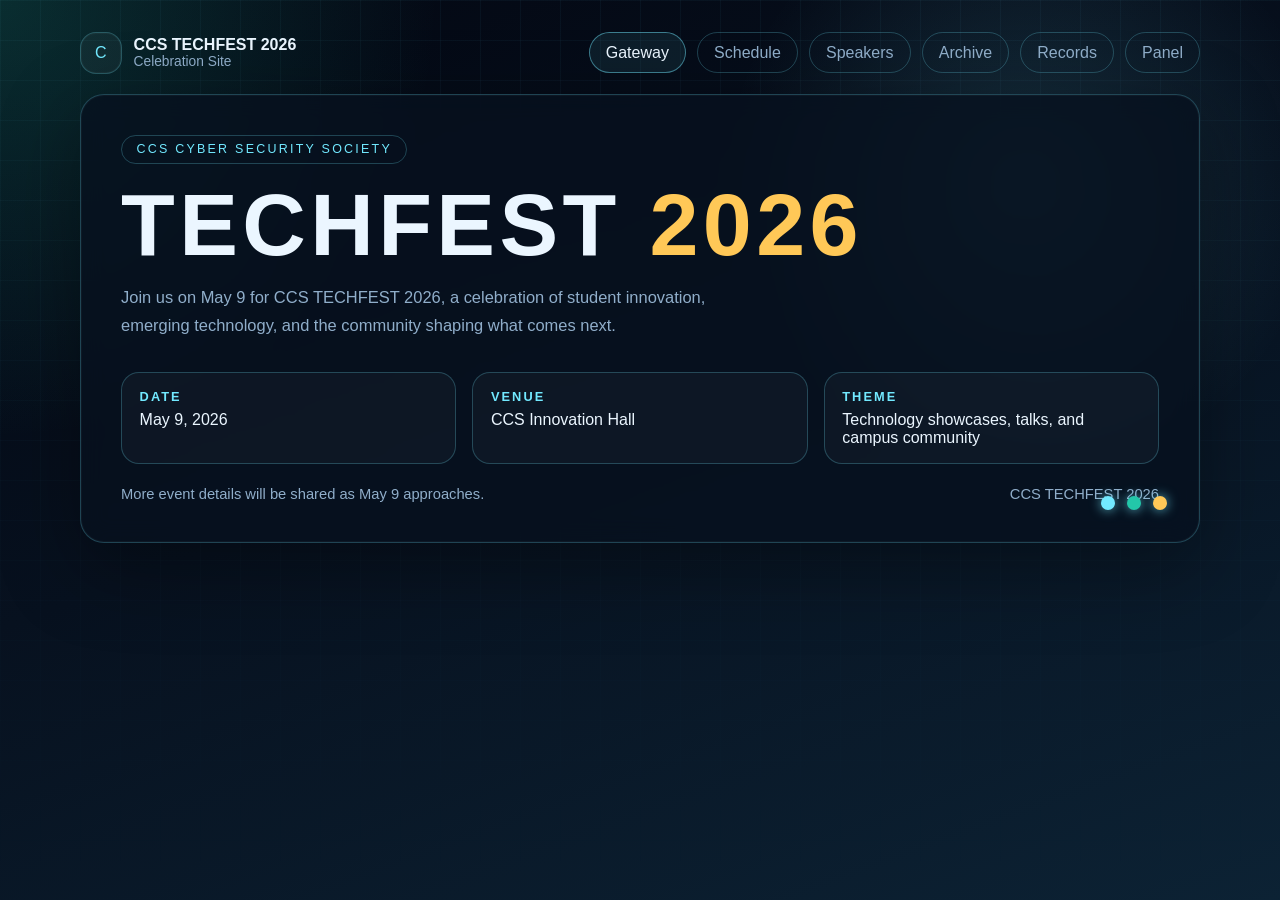
<file: index.html>
<!doctype html>
<html lang="en">
  <head>
    <meta charset="UTF-8" />
    <meta name="viewport" content="width=device-width, initial-scale=1.0" />
    <title>CCS TECHFEST 2026 | Gateway</title>
    <link rel="stylesheet" href="styles.css" />
  </head>
  <body>
    <div class="shell">
      <nav class="nav">
        <a class="brand" href="index.html">
          <span class="brand-mark">C</span>
          <span class="brand-copy">
            <strong>CCS TECHFEST 2026</strong>
            <span>Celebration Site</span>
          </span>
        </a>
        <div class="nav-links">
          <a class="active" href="index.html">Gateway</a>
          <a href="schedule.html">Schedule</a>
          <a href="speakers.html">Speakers</a>
          <a href="archive.html">Archive</a>
          <a href="records.html">Records</a>
          <a href="panel.html">Panel</a>
        </div>
      </nav>

      <main class="hero">
        <div class="eyebrow">CCS Cyber Security Society</div>
        <h1>TECHFEST <span>2026</span></h1>
        <p class="lead">
          Join us on May 9 for CCS TECHFEST 2026, a celebration of student
          innovation, emerging technology, and the community shaping what comes
          next.
        </p>

        <section class="grid grid-3" style="margin-top: 2rem">
          <article
            class="stat"
            data-pulse="Q0NTLVRFQ0hSRkVTVC1HR1c="
            data-seed="bm90X3RoZV9mbGFn"
          >
            <strong>Date</strong>
            May 9, 2026
          </article>
          <article
            class="stat"
            data-cache="bWV0YWRhdGFfY2FjaGVfY2xlYW4="
            data-node="Y2NzLWxhYi0wMQ=="
          >
            <strong>Venue</strong>
            CCS Innovation Hall
          </article>
          <article
            class="stat"
            data-snapshot="V2F0Y2ggdGhlIGFyY2hpdmUu"
            data-entropy="ZmFsc2VfcGFja2V0"
          >
            <strong>Theme</strong>
            Technology showcases, talks, and campus community
          </article>
        </section>

        <div class="footer-note">
          <span>More event details will be shared as May 9 approaches.</span>
          <span>CCS TECHFEST 2026</span>
        </div>

        <div class="telemetry" aria-label="Telemetry indicators">
          <span aria-hidden="true"></span>
          <span aria-hidden="true" data-trace="cHJldHR5X2J1dF91c2VsZXNz"></span>
          <span aria-hidden="true"></span>
        </div>
      </main>
    </div>
  </body>
</html>
</file>
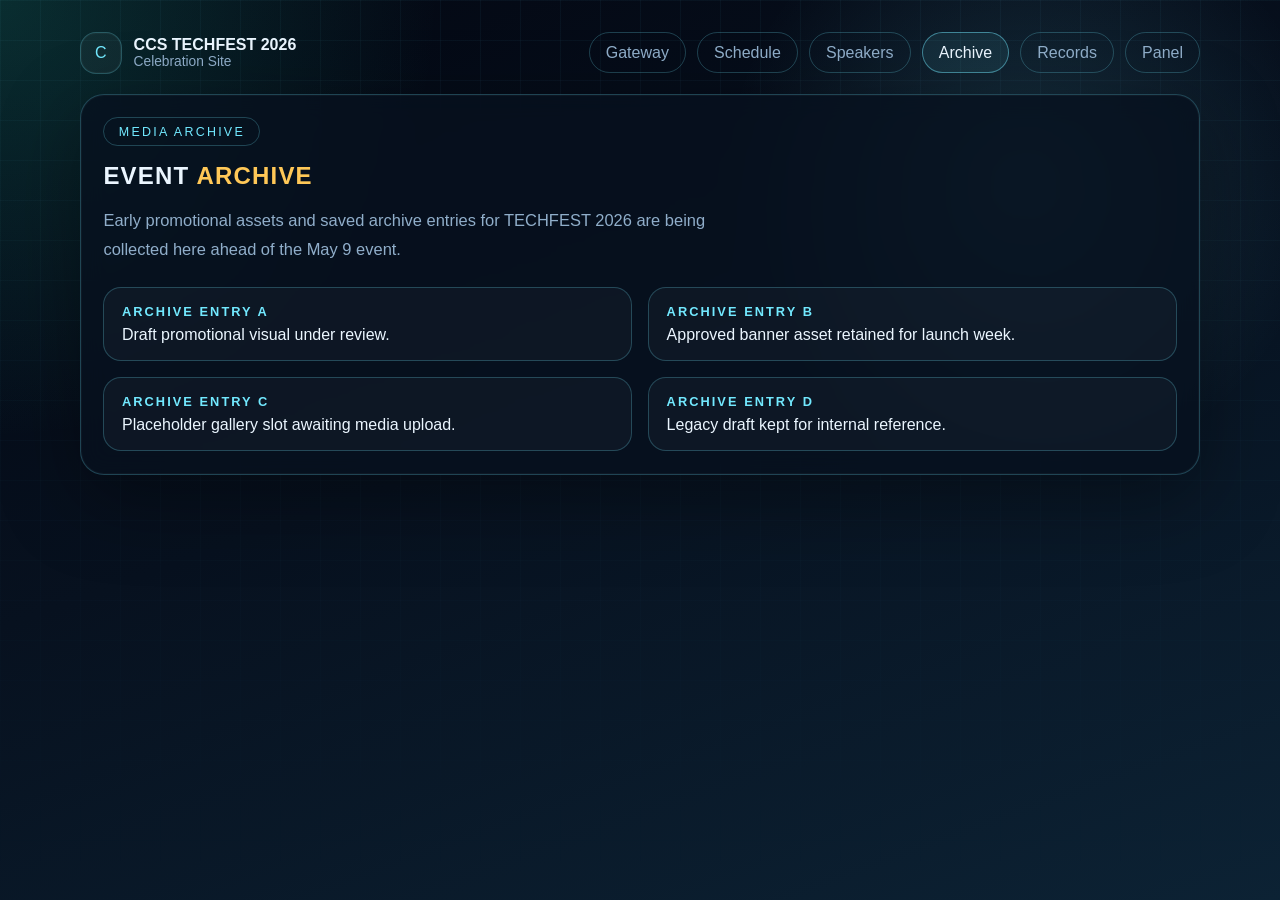
<file: archive.html>
<!doctype html>
<html lang="en">
  <head>
    <meta charset="UTF-8" />
    <meta name="viewport" content="width=device-width, initial-scale=1.0" />
    <meta
      name="event-cache"
      content="VEVDSEZFU1QyNnttZXRhZGF0YV9uZXZlcl9saWVzfQ=="
    />
    <title>CCS TECHFEST 2026 | Archive</title>
    <link rel="stylesheet" href="styles.css" />
  </head>
  <body>
    <div class="shell">
      <nav class="nav">
        <a class="brand" href="index.html">
          <span class="brand-mark">C</span>
          <span class="brand-copy">
            <strong>CCS TECHFEST 2026</strong>
            <span>Celebration Site</span>
          </span>
        </a>
        <div class="nav-links">
          <a href="index.html">Gateway</a>
          <a href="schedule.html">Schedule</a>
          <a href="speakers.html">Speakers</a>
          <a class="active" href="archive.html">Archive</a>
          <a href="records.html">Records</a>
          <a href="panel.html">Panel</a>
        </div>
      </nav>

      <main class="panel">
        <div class="eyebrow">Media Archive</div>
        <h2 style="margin-top: 1rem">
          Event <span class="accent">Archive</span>
        </h2>
        <p class="lead">
          Early promotional assets and saved archive entries for TECHFEST 2026
          are being collected here ahead of the May 9 event.
        </p>

        <section class="grid grid-2" style="margin-top: 1.5rem">
          <article
            class="card"
            data-cache-id="YXJjLTAx"
            data-payload="Y2xlYW5fcm9vbQ=="
          >
            <strong>Archive Entry A</strong>
            Draft promotional visual under review.
          </article>
          <article
            class="card"
            data-cache-id="YXJjLTAy"
            data-payload="VEVDSEZFU1QyNnttZXRhZGF0YV9uZXZlcl9saWVzfQ=="
          >
            <strong>Archive Entry B</strong>
            Approved banner asset retained for launch week.
          </article>
          <article
            class="card"
            data-cache-id="YXJjLTAz"
            data-payload="ZmFrZV9jYWNoZV9ibG9i"
          >
            <strong>Archive Entry C</strong>
            Placeholder gallery slot awaiting media upload.
          </article>
          <article
            class="card"
            data-cache-id="YXJjLTA0"
            data-payload="bm90X2FsbF9hcmNoaXZlc19tYXR0ZXI="
          >
            <strong>Archive Entry D</strong>
            Legacy draft kept for internal reference.
          </article>
        </section>
      </main>
    </div>
  </body>
</html>
</file>
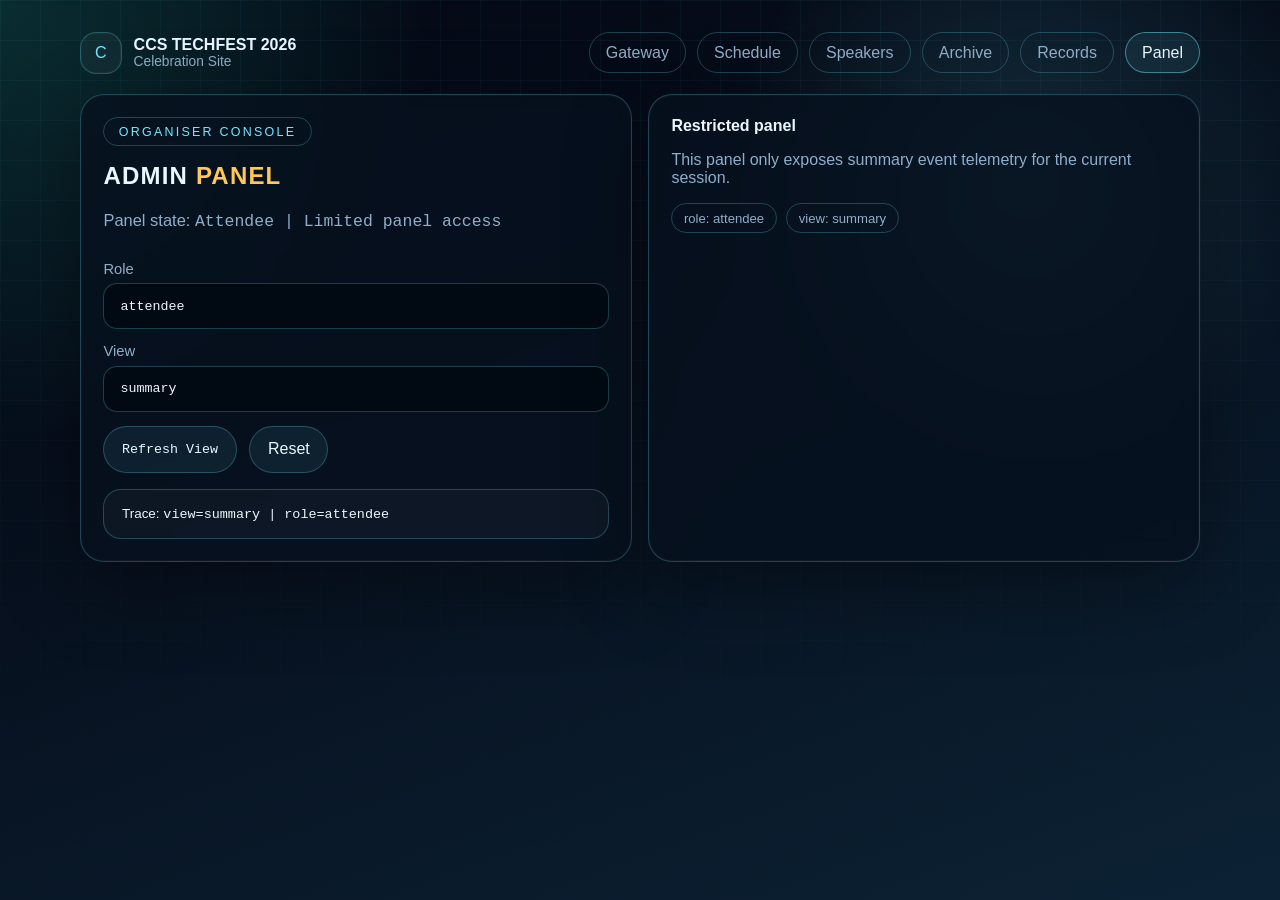
<file: panel.html>
<!doctype html>
<html lang="en">
  <head>
    <meta charset="UTF-8" />
    <meta name="viewport" content="width=device-width, initial-scale=1.0" />
    <title>CCS TECHFEST 2026 | Panel</title>
    <link rel="stylesheet" href="styles.css" />
    <script src="app.js" defer></script>
  </head>
  <body>
    <div class="shell">
      <nav class="nav">
        <a class="brand" href="index.html">
          <span class="brand-mark">C</span>
          <span class="brand-copy">
            <strong>CCS TECHFEST 2026</strong>
            <span>Celebration Site</span>
          </span>
        </a>
        <div class="nav-links">
          <a href="index.html">Gateway</a>
          <a href="schedule.html">Schedule</a>
          <a href="speakers.html">Speakers</a>
          <a href="archive.html">Archive</a>
          <a href="records.html">Records</a>
          <a class="active" href="panel.html">Panel</a>
        </div>
      </nav>

      <main class="grid grid-2">
        <section class="panel">
          <div class="eyebrow">Organiser Console</div>
          <h2 style="margin-top: 1rem">
            Admin <span class="accent">Panel</span>
          </h2>
          <p class="lead">
            Panel state:
            <code id="admin-state">Attendee | Limited panel access</code>
          </p>

          <form id="admin-form" class="form" style="margin-top: 1.5rem">
            <div class="field">
              <label for="role-input">Role</label>
              <input id="role-input" name="role" type="text" value="attendee" />
            </div>
            <div class="field">
              <label for="view-input">View</label>
              <input id="view-input" name="view" type="text" value="summary" />
            </div>
            <div class="actions">
              <button type="submit">Refresh View</button>
              <a class="button" href="panel.html">Reset</a>
            </div>
          </form>

          <div
            class="callout tiny"
            style="margin-top: 1rem"
            data-mode="c3VtbWFyeQ=="
            data-role="YXR0ZW5kZWU="
          >
            Trace: <code id="panel-trace">view=summary | role=attendee</code>
          </div>
        </section>

        <aside class="panel result" id="admin-result">
          <strong>Loading panel</strong>
        </aside>
      </main>
    </div>
  </body>
</html>
</file>
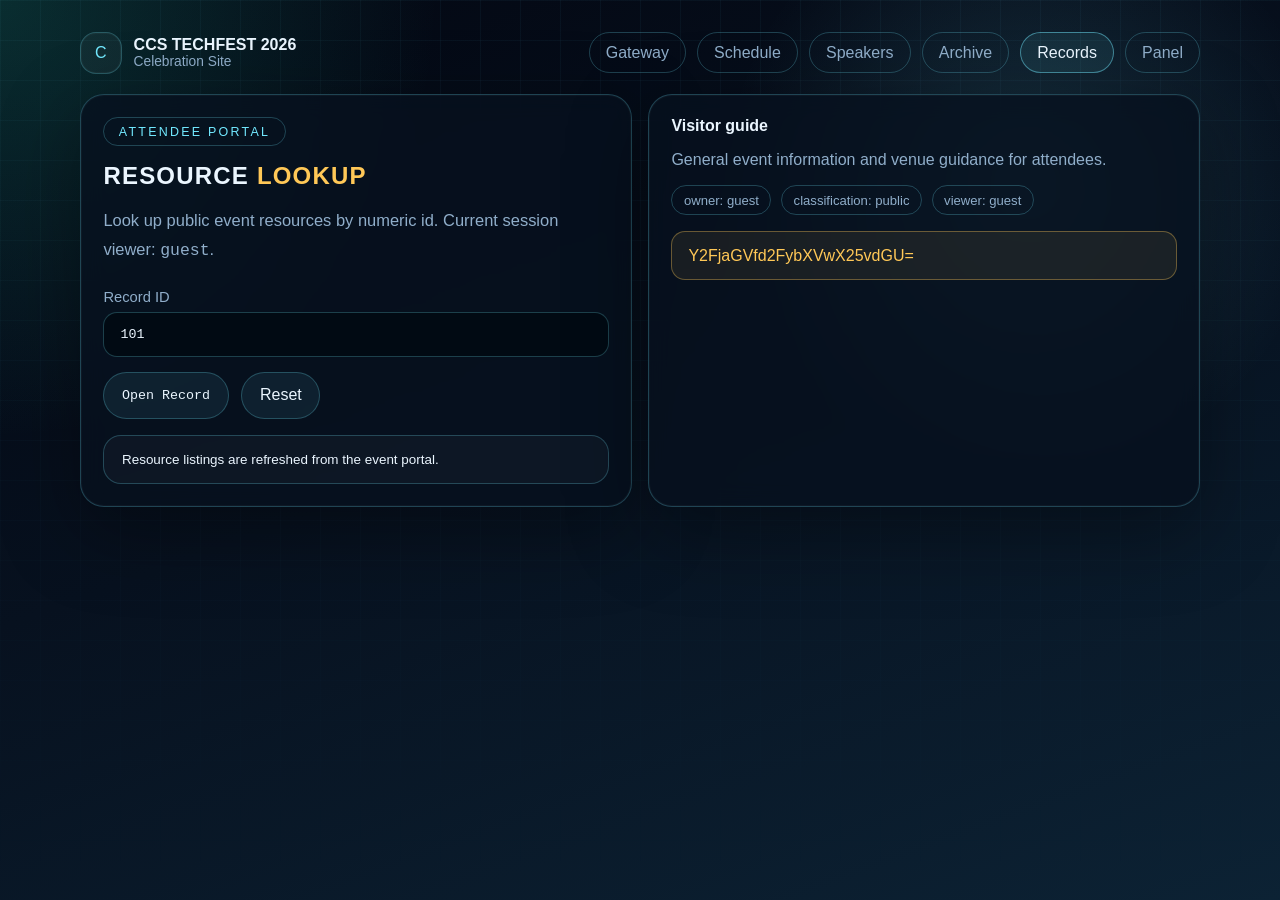
<file: records.html>
<!doctype html>
<html lang="en">
  <head>
    <meta charset="UTF-8" />
    <meta name="viewport" content="width=device-width, initial-scale=1.0" />
    <title>CCS TECHFEST 2026 | Records</title>
    <link rel="stylesheet" href="styles.css" />
    <script src="app.js" defer></script>
  </head>
  <body>
    <div class="shell">
      <nav class="nav">
        <a class="brand" href="index.html">
          <span class="brand-mark">C</span>
          <span class="brand-copy">
            <strong>CCS TECHFEST 2026</strong>
            <span>Celebration Site</span>
          </span>
        </a>
        <div class="nav-links">
          <a href="index.html">Gateway</a>
          <a href="schedule.html">Schedule</a>
          <a href="speakers.html">Speakers</a>
          <a href="archive.html">Archive</a>
          <a class="active" href="records.html">Records</a>
          <a href="panel.html">Panel</a>
        </div>
      </nav>

      <main class="grid grid-2">
        <section class="panel">
          <div class="eyebrow">Attendee Portal</div>
          <h2 style="margin-top: 1rem">
            Resource <span class="accent">Lookup</span>
          </h2>
          <p class="lead">
            Look up public event resources by numeric id. Current session
            viewer:
            <code id="active-user">guest</code>.
          </p>

          <form id="record-form" class="form" style="margin-top: 1.5rem">
            <div class="field">
              <label for="record-id">Record ID</label>
              <input id="record-id" name="record" type="text" value="101" />
            </div>
            <div class="actions">
              <button type="submit">Open Record</button>
              <a class="button" href="records.html?user=guest&record=101"
                >Reset</a
              >
            </div>
          </form>

          <div
            class="callout tiny"
            style="margin-top: 1rem"
            data-viewer="Z3Vlc3Q="
            data-range="MTAxLDIwMyw3MjY="
          >
            Resource listings are refreshed from the event portal.
          </div>
        </section>

        <aside class="panel result" id="record-result">
          <strong>Loading resource</strong>
        </aside>
      </main>
    </div>
  </body>
</html>
</file>
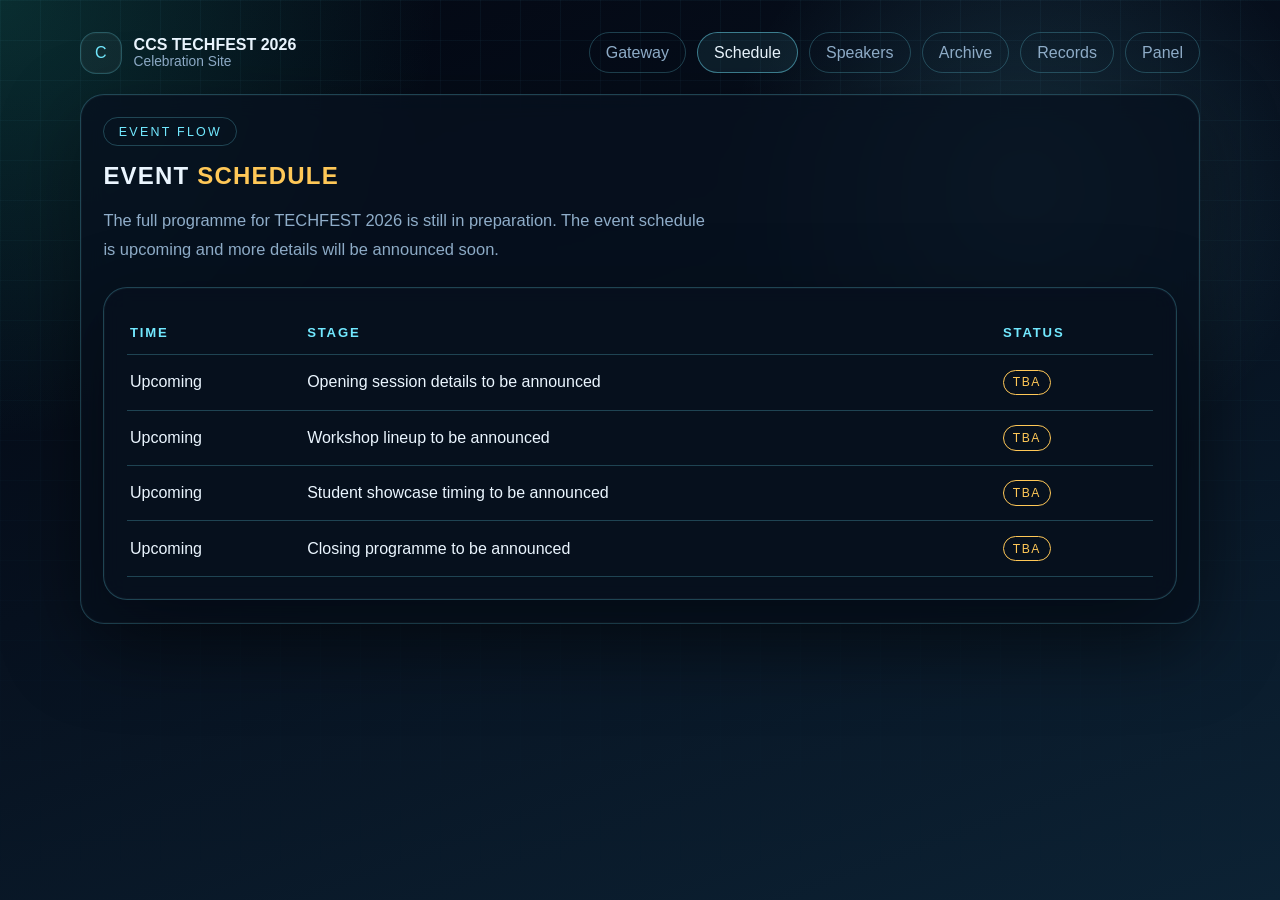
<file: schedule.html>
<!doctype html>
<html lang="en">
  <head>
    <meta charset="UTF-8" />
    <meta name="viewport" content="width=device-width, initial-scale=1.0" />
    <title>CCS TECHFEST 2026 | Schedule</title>
    <link rel="stylesheet" href="styles.css" />
  </head>
  <body>
    <div class="shell">
      <nav class="nav">
        <a class="brand" href="index.html">
          <span class="brand-mark">C</span>
          <span class="brand-copy">
            <strong>CCS TECHFEST 2026</strong>
            <span>Celebration Site</span>
          </span>
        </a>
        <div class="nav-links">
          <a href="index.html">Gateway</a>
          <a class="active" href="schedule.html">Schedule</a>
          <a href="speakers.html">Speakers</a>
          <a href="archive.html">Archive</a>
          <a href="records.html">Records</a>
          <a href="panel.html">Panel</a>
        </div>
      </nav>

      <main class="panel">
        <div class="eyebrow">Event Flow</div>
        <h2 style="margin-top: 1rem">
          Event <span class="accent">Schedule</span>
        </h2>
        <p class="lead">
          The full programme for TECHFEST 2026 is still in preparation. The
          event schedule is upcoming and more details will be announced soon.
        </p>

        <div class="panel" style="margin-top: 1.5rem">
          <table class="table">
            <thead>
              <tr>
                <th>Time</th>
                <th>Stage</th>
                <th>Status</th>
              </tr>
            </thead>
            <tbody>
              <tr
                data-block="c2Vzc2lvbl8wMQ=="
                data-note="bG9va19lbHNld2hlcmU="
              >
                <td>Upcoming</td>
                <td>Opening session details to be announced</td>
                <td><span class="status review">TBA</span></td>
              </tr>
              <tr
                data-block="c2Vzc2lvbl8wMg=="
                data-note="YmFzZTY0X2lzX2NoZWFw"
              >
                <td>Upcoming</td>
                <td>Workshop lineup to be announced</td>
                <td><span class="status review">TBA</span></td>
              </tr>
              <tr
                data-block="c2Vzc2lvbl8wMw=="
                data-note="cmVjb3JkX2xvb2t1cA=="
              >
                <td>Upcoming</td>
                <td>Student showcase timing to be announced</td>
                <td><span class="status review">TBA</span></td>
              </tr>
              <tr data-block="Y29udHJvbA==" data-note="Y29uc29sZV92aWV3">
                <td>Upcoming</td>
                <td>Closing programme to be announced</td>
                <td><span class="status review">TBA</span></td>
              </tr>
            </tbody>
          </table>
        </div>
      </main>
    </div>
  </body>
</html>
</file>
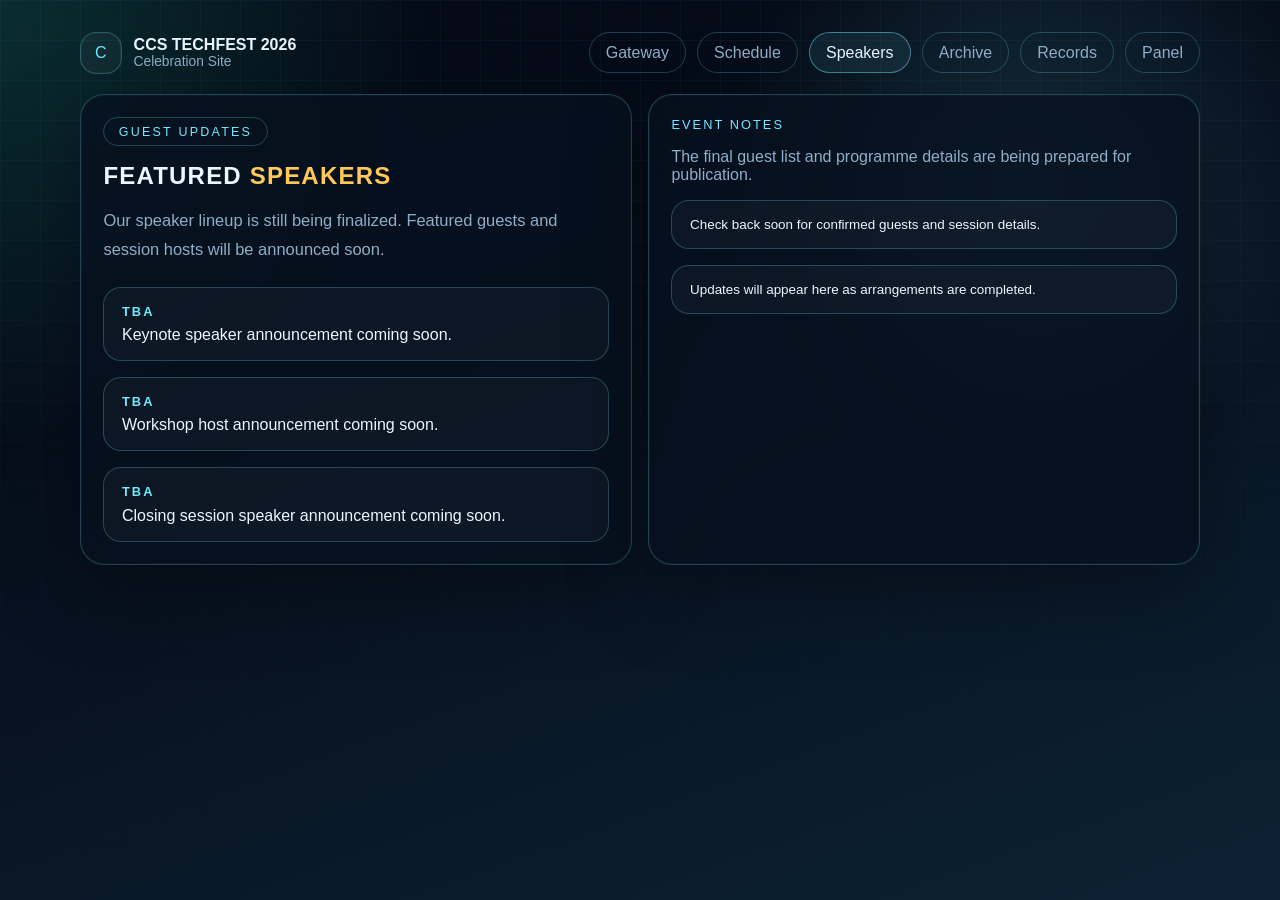
<file: speakers.html>
<!doctype html>
<html lang="en">
  <head>
    <meta charset="UTF-8" />
    <meta name="viewport" content="width=device-width, initial-scale=1.0" />
    <title>CCS TECHFEST 2026 | Speakers</title>
    <link rel="stylesheet" href="styles.css" />
  </head>
  <body>
    <div class="shell">
      <nav class="nav">
        <a class="brand" href="index.html">
          <span class="brand-mark">C</span>
          <span class="brand-copy">
            <strong>CCS TECHFEST 2026</strong>
            <span>Celebration Site</span>
          </span>
        </a>
        <div class="nav-links">
          <a href="index.html">Gateway</a>
          <a href="schedule.html">Schedule</a>
          <a class="active" href="speakers.html">Speakers</a>
          <a href="archive.html">Archive</a>
          <a href="records.html">Records</a>
          <a href="panel.html">Panel</a>
        </div>
      </nav>

      <main class="grid grid-2">
        <section class="panel">
          <div class="eyebrow">Guest Updates</div>
          <h2 style="margin-top: 1rem">
            Featured <span class="accent">Speakers</span>
          </h2>
          <p class="lead">
            Our speaker lineup is still being finalized. Featured guests and
            session hosts will be announced soon.
          </p>

          <div class="stack" style="margin-top: 1.5rem">
            <article
              class="card"
              data-profile="cGFja2V0X2FuYWx5c3Q="
              data-layer="bWlzZGlyZWN0aW9u"
            >
              <strong>TBA</strong>
              Keynote speaker announcement coming soon.
            </article>
            <article
              class="card"
              data-profile="dGFnc19hcmVfbm90X3RydXRo"
              data-layer="Y2hlY2tfdGhlX2FyY2hpdmU="
            >
              <strong>TBA</strong>
              Workshop host announcement coming soon.
            </article>
            <article
              class="card"
              data-profile="ZGVjb2RlX2NhcmVmdWxseQ=="
              data-layer="cm9sZT1hZG1pbg=="
            >
              <strong>TBA</strong>
              Closing session speaker announcement coming soon.
            </article>
          </div>
        </section>

        <aside class="panel">
          <span class="label">Event Notes</span>
          <p class="muted">
            The final guest list and programme details are being prepared for
            publication.
          </p>
          <div
            class="card tiny"
            style="margin-top: 1rem"
            data-log="bm9pc2VfYmxvb20="
          >
            Check back soon for confirmed guests and session details.
          </div>
          <div
            class="card tiny"
            style="margin-top: 1rem"
            data-log="cmVhZF90aGVfc291cmNl"
          >
            Updates will appear here as arrangements are completed.
          </div>
        </aside>
      </main>
    </div>
  </body>
</html>
</file>
<file: styles.css>
:root {
  --bg: #07111f;
  --bg-2: #0c2234;
  --panel: rgba(7, 17, 31, 0.8);
  --panel-soft: rgba(255, 255, 255, 0.03);
  --line: rgba(114, 233, 255, 0.24);
  --text: #ebf6ff;
  --muted: #90aeca;
  --cyan: #72e9ff;
  --teal: #23c7a9;
  --gold: #ffc857;
  --danger: #ff7b72;
}

* {
  box-sizing: border-box;
}

html {
  color-scheme: dark;
}

body {
  margin: 0;
  min-height: 100vh;
  color: var(--text);
  background:
    radial-gradient(circle at top left, rgba(35, 199, 169, 0.2), transparent 28%),
    radial-gradient(circle at 80% 20%, rgba(114, 233, 255, 0.15), transparent 24%),
    linear-gradient(160deg, #030712 0%, var(--bg) 46%, var(--bg-2) 100%);
  font-family: "Trebuchet MS", "Segoe UI", sans-serif;
}

body::before {
  content: "";
  position: fixed;
  inset: 0;
  background-image:
    linear-gradient(rgba(114, 233, 255, 0.05) 1px, transparent 1px),
    linear-gradient(90deg, rgba(114, 233, 255, 0.05) 1px, transparent 1px);
  background-size: 40px 40px;
  mask-image: linear-gradient(to bottom, rgba(0, 0, 0, 0.85), transparent);
  pointer-events: none;
}

.shell {
  width: min(1120px, calc(100vw - 2rem));
  margin: 0 auto;
  padding: 2rem 0 3rem;
}

.nav {
  display: flex;
  flex-wrap: wrap;
  gap: 0.8rem;
  align-items: center;
  justify-content: space-between;
  margin-bottom: 1.25rem;
}

.brand {
  display: inline-flex;
  align-items: center;
  gap: 0.75rem;
  color: var(--text);
  text-decoration: none;
}

.brand-mark {
  width: 2.6rem;
  height: 2.6rem;
  display: grid;
  place-items: center;
  border-radius: 16px;
  border: 1px solid var(--line);
  color: var(--cyan);
  background: rgba(255, 255, 255, 0.04);
  box-shadow: inset 0 0 0 1px rgba(255, 255, 255, 0.03);
}

.brand-copy strong,
.brand-copy span {
  display: block;
}

.brand-copy span {
  color: var(--muted);
  font-size: 0.86rem;
}

.nav-links {
  display: flex;
  flex-wrap: wrap;
  gap: 0.7rem;
}

.nav-links a {
  padding: 0.65rem 1rem;
  border: 1px solid var(--line);
  border-radius: 999px;
  color: var(--muted);
  text-decoration: none;
  transition: 160ms ease;
}

.nav-links a:hover,
.nav-links a.active {
  color: var(--text);
  border-color: rgba(114, 233, 255, 0.48);
  background: rgba(114, 233, 255, 0.08);
}

.hero,
.panel {
  position: relative;
  border: 1px solid var(--line);
  border-radius: 24px;
  background: var(--panel);
  backdrop-filter: blur(12px);
  box-shadow:
    0 24px 80px rgba(0, 0, 0, 0.35),
    inset 0 0 0 1px rgba(255, 255, 255, 0.03);
}

.hero {
  padding: 2.5rem;
}

.panel {
  padding: 1.4rem;
}

.eyebrow {
  display: inline-flex;
  gap: 0.6rem;
  align-items: center;
  padding: 0.42rem 0.9rem;
  border: 1px solid var(--line);
  border-radius: 999px;
  font-size: 0.78rem;
  letter-spacing: 0.18em;
  text-transform: uppercase;
  color: var(--cyan);
}

h1,
h2,
h3 {
  margin: 0;
  text-transform: uppercase;
  letter-spacing: 0.05em;
}

h1 {
  margin-top: 1.2rem;
  font-size: clamp(2.8rem, 8vw, 5.5rem);
  line-height: 0.95;
}

h1 span,
.accent {
  color: var(--gold);
}

.lead {
  max-width: 66ch;
  margin-top: 1rem;
  color: var(--muted);
  font-size: 1.03rem;
  line-height: 1.72;
}

.grid {
  display: grid;
  gap: 1rem;
}

.grid-3 {
  grid-template-columns: repeat(3, minmax(0, 1fr));
}

.grid-2 {
  grid-template-columns: repeat(2, minmax(0, 1fr));
}

.stat,
.card,
.callout {
  padding: 1rem 1.1rem;
  border: 1px solid var(--line);
  border-radius: 18px;
  background: var(--panel-soft);
}

.stat strong,
.card strong,
.label {
  display: block;
  margin-bottom: 0.45rem;
  color: var(--cyan);
  font-size: 0.8rem;
  letter-spacing: 0.16em;
  text-transform: uppercase;
}

.muted {
  color: var(--muted);
}

.footer-note {
  margin-top: 1.4rem;
  display: flex;
  justify-content: space-between;
  gap: 1rem;
  color: var(--muted);
  font-size: 0.92rem;
}

.telemetry {
  position: absolute;
  right: 2rem;
  bottom: 2rem;
  display: flex;
  gap: 0.75rem;
}

.telemetry span {
  width: 14px;
  height: 14px;
  border-radius: 50%;
  background: var(--cyan);
  box-shadow: 0 0 12px rgba(114, 233, 255, 0.75);
  animation: pulse 1.9s infinite ease-in-out;
}

.telemetry span:nth-child(2) {
  background: var(--teal);
  animation-delay: 0.3s;
}

.telemetry span:nth-child(3) {
  background: var(--gold);
  animation-delay: 0.6s;
}

.table {
  width: 100%;
  border-collapse: collapse;
}

.table th,
.table td {
  padding: 0.9rem 0.2rem;
  border-bottom: 1px solid var(--line);
  text-align: left;
}

.table th {
  color: var(--cyan);
  font-size: 0.82rem;
  letter-spacing: 0.14em;
  text-transform: uppercase;
}

.status {
  display: inline-block;
  padding: 0.3rem 0.55rem;
  border-radius: 999px;
  border: 1px solid currentColor;
  font-size: 0.76rem;
  text-transform: uppercase;
  letter-spacing: 0.12em;
}

.status.live {
  color: var(--teal);
}

.status.review {
  color: var(--gold);
}

.status.locked {
  color: var(--danger);
}

.stack {
  display: grid;
  gap: 1rem;
}

.tiny {
  font-size: 0.84rem;
}

code,
input,
button {
  font-family: "Consolas", "Courier New", monospace;
}

.form {
  display: grid;
  gap: 0.9rem;
}

.field {
  display: grid;
  gap: 0.4rem;
}

.field label {
  color: var(--muted);
  font-size: 0.92rem;
}

.field input {
  width: 100%;
  padding: 0.9rem 1rem;
  border: 1px solid var(--line);
  border-radius: 14px;
  background: rgba(2, 11, 19, 0.88);
  color: var(--text);
}

.actions {
  display: flex;
  flex-wrap: wrap;
  gap: 0.8rem;
}

.button,
button {
  border: 1px solid var(--line);
  border-radius: 999px;
  padding: 0.85rem 1.1rem;
  color: var(--text);
  background: rgba(114, 233, 255, 0.08);
  cursor: pointer;
  text-decoration: none;
}

.button:hover,
button:hover {
  border-color: rgba(114, 233, 255, 0.48);
  background: rgba(114, 233, 255, 0.14);
}

.result {
  min-height: 220px;
}

.pill-row {
  display: flex;
  flex-wrap: wrap;
  gap: 0.6rem;
}

.pill {
  border: 1px solid var(--line);
  border-radius: 999px;
  padding: 0.42rem 0.72rem;
  color: var(--muted);
  font-size: 0.82rem;
}

.secret {
  margin-top: 1rem;
  padding: 0.9rem 1rem;
  border-radius: 14px;
  border: 1px solid rgba(255, 200, 87, 0.35);
  background: rgba(255, 200, 87, 0.08);
  color: var(--gold);
  word-break: break-all;
}

@keyframes pulse {
  0%,
  100% {
    transform: scale(0.9);
    opacity: 0.55;
  }

  50% {
    transform: scale(1.2);
    opacity: 1;
  }
}

@media (max-width: 900px) {
  .grid-2,
  .grid-3 {
    grid-template-columns: 1fr;
  }
}

@media (max-width: 820px) {
  .hero,
  .panel {
    padding: 1.4rem;
  }

  .footer-note {
    flex-direction: column;
  }

  .telemetry {
    position: static;
    margin-top: 1rem;
  }
}
</file>
